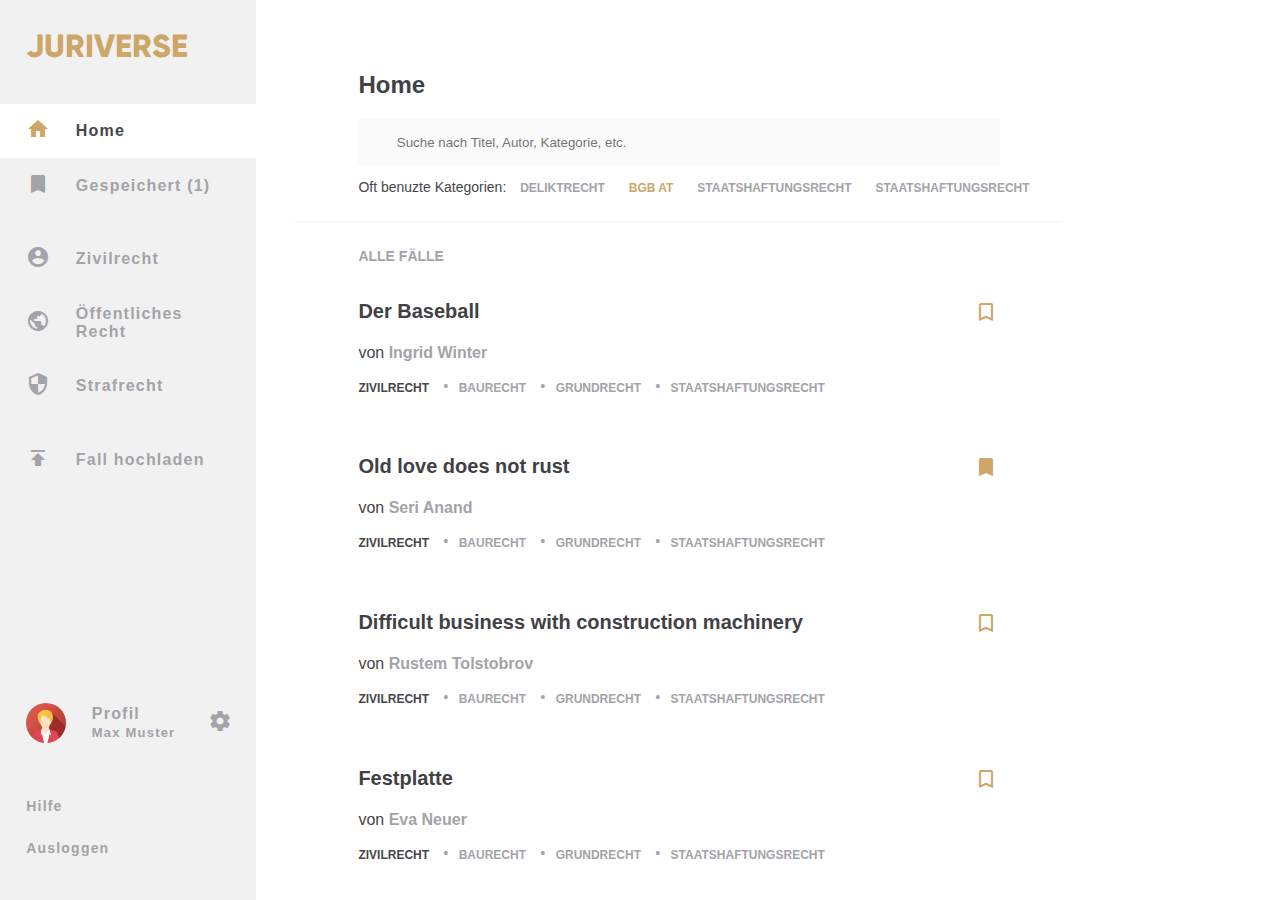
<file: index.html>
<!DOCTYPE html>
<html lang="en">
	<head>
		<meta charset="UTF-8" />
		<meta name="viewport" content="width=device-width, initial-scale=1.0" />
		<title>Styles Test Juriverse Home</title>
		<link rel="stylesheet" href="styles.css" />
		<link rel="stylesheet" href="https://fonts.googleapis.com/icon?family=Material+Icons" />
	</head>
	<body>
		<section class="page-container">
			<nav>
				<ul>
					<li>
						<div class="listBox firstItem">
							<span class="logo">JURIVERSE</span>
						</div>
					</li>
					<li>
						<div class="listBox activeBox">
							<div class="listIcon">
								<i class="material-icons md-24 md-activeIcon">home</i>
							</div>
							<div class="listLink"><a id="activeLink" href="index.html">Home</a></div>
						</div>
					</li>
					<li>
						<div class="listBox">
							<div class="listIcon">
								<i class="material-icons md-24 md-grey">bookmark</i>
							</div>
							<div class="listLink"><a href="saved.html">Gespeichert (1)</a></div>
						</div>
					</li>
					<li>
						<div class="listBox categories">
							<div class="listIcon">
								<i class="material-icons md-24 md-grey">account_circle</i>
							</div>
							<div class="listLink"><a href="zivil.html">Zivilrecht</a></div>
						</div>
					</li>
					<li>
						<div class="listBox">
							<div class="listIcon">
								<i class="material-icons md-24 md-grey">public</i>
							</div>
							<div class="listLink"><a href="oef.html">Öffentliches Recht</a></div>
						</div>
					</li>
					<li>
						<div class="listBox">
							<div class="listIcon">
								<i class="material-icons md-24 md-grey">security</i>
							</div>
							<div class="listLink"><a href="strafrecht.html">Strafrecht</a></div>
						</div>
					</li>
					<li>
						<div class="listBox upload">
							<div class="listIcon">
								<i class="material-icons md-24 md-grey">publish</i>
							</div>
							<div class="listLink"><a href="#">Fall hochladen</a></div>
						</div>
					</li>
					<li>
						<div class="listBox profile">
							<div class="listIcon">
								<img src="avatar.png" alt="Avatar" class="avatar" />
							</div>
							<div class="listLink">
								<a href="#"
									>Profil <br />
									<span class="username" nowrap>Max Muster</span></a
								>
							</div>
							<div class="listIcon settings" style="color: #a3a3a8;">
								<i class="material-icons md-24 md-grey">settings</i>
							</div>
						</div>
					</li>
					<li>
						<div class="logout">
							<div class="listLink"><a href="#">Hilfe</a></div>

							<div class="listLink"><a href="#">Ausloggen</a></div>
						</div>
					</li>
				</ul>
			</nav>
			<section class="main">
				<section class="top-box">
					<h2 class="page-header">Home</h2>
					<input class="search-bar" ntype="search" placeholder="Suche nach Titel, Autor, Kategorie, etc." />
					<p class="search-suggestion">
						Oft benuzte Kategorien: <span>Deliktrecht</span> <span id="special">BGB AT</span>
						<span>Staatshaftungsrecht</span>
						<span>Staatshaftungsrecht</span>
					</p>
				</section>
				<div class="divider"></div>
				<section class="bottom-box">
					<h3 class="content-header">ALLE FÄLLE</h2>
						<article class="card-wrapper">
							<div class="title-flex">
								<div class="card-title-holder"><a class="card-title" href="#"">Der Baseball</a></div>
								<div class="bookmark"><i class="material-icons md-24 md-gold">turned_in_not</i></div>
							</div>
							<p class="card-author">von <span><a href="#">Ingrid Winter</a></span></p>
							<p class="card-tags">
								<span><a id="first-tag" href="#">Zivilrecht</a></span>
								•<span><a href="#">Baurecht</a></span>
								•<span><a href="#">Grundrecht</a></span>
								•<span><a href="#">Staatshaftungsrecht</a></span>
							</p>						
						</article>
						<article class="card-wrapper">
							<div class="title-flex">
								<div class="card-title-holder"><a class="card-title" href="#"">Old love does not rust</a></div>
														<div class=" bookmark"><i class="material-icons md-24 md-gold">bookmark</i></div>
							</div>
							<p class="card-author">von <span><a href="#">Seri Anand</a></span></p>
							<p class="card-tags">
								<span><a id="first-tag" href="#">Zivilrecht</a></span>
								•<span><a href="#">Baurecht</a></span>
								•<span><a href="#">Grundrecht</a></span>
								•<span><a href="#">Staatshaftungsrecht</a></span>
							</p>
						</article>
						<article class="card-wrapper">
							<div class="title-flex">
								<div class="card-title-holder"><a class="card-title" href="#"">Difficult business with construction machinery</a></div>
														<div class=" bookmark"><i class="material-icons md-24 md-gold">turned_in_not</i></div>
							</div>
							<p class="card-author">von <span><a href="#">Rustem Tolstobrov</a></span></p>
							<p class="card-tags">
								<span><a id="first-tag" href="#">Zivilrecht</a></span>
								•<span><a href="#">Baurecht</a></span>
								•<span><a href="#">Grundrecht</a></span>
								•<span><a href="#">Staatshaftungsrecht</a></span>
							</p>
						</article>
						<article class="card-wrapper">
							<div class="title-flex">
								<div class="card-title-holder"><a class="card-title" href="#"">Festplatte</a></div>
														<div class=" bookmark"><i class="material-icons md-24 md-gold">turned_in_not</i></div>
							</div>
							<p class="card-author">von <span><a href="#">Eva Neuer</a></span></p>
							<p class="card-tags">
								<span><a id="first-tag"  href="#">Zivilrecht</a></span>
								•<span><a href="#">Baurecht</a></span>
								•<span><a href="#">Grundrecht</a></span>
								•<span><a href="#">Staatshaftungsrecht</a></span>
							</p>
						</article>
				</section>
			</section>
		</section>
	</body>
</html>
</file>
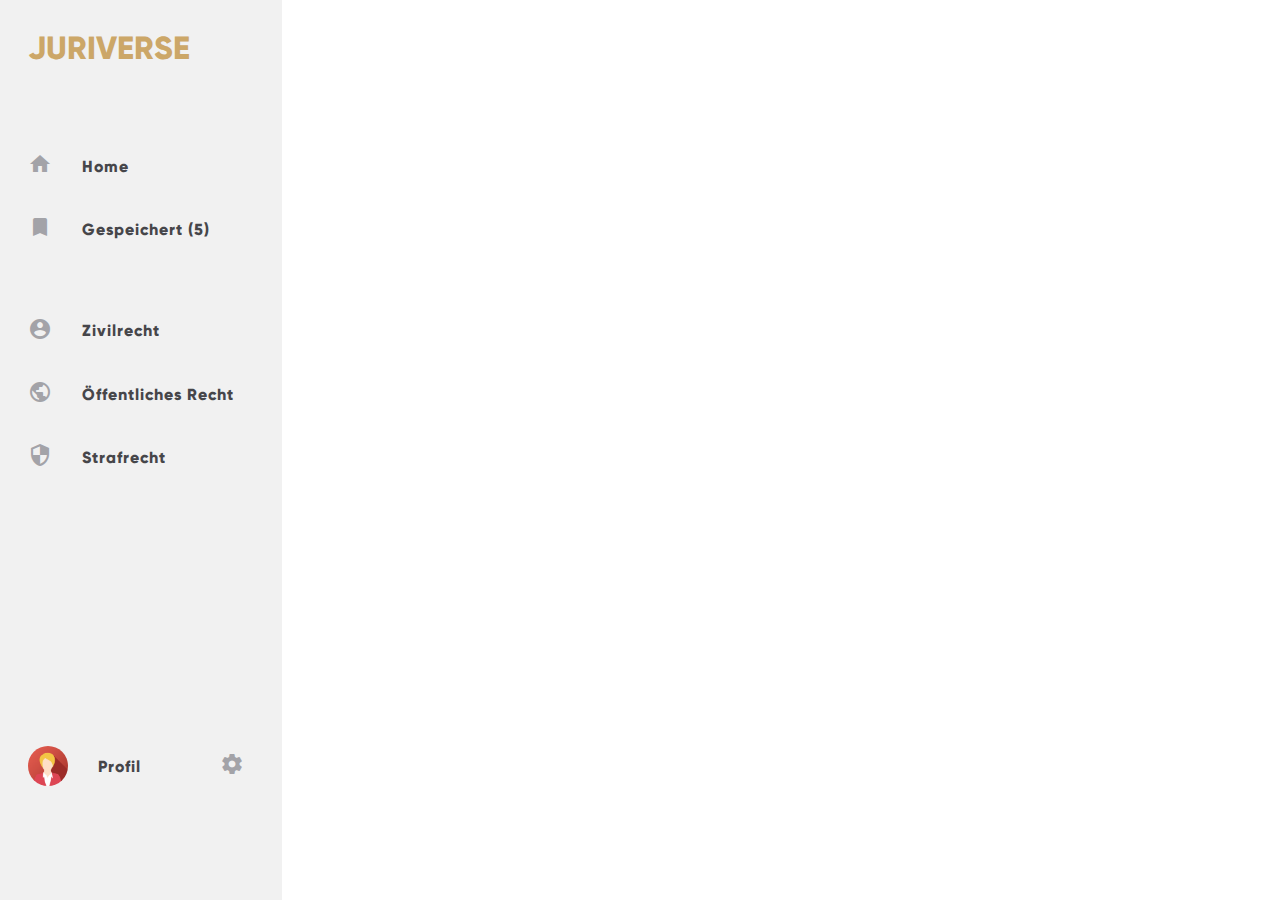
<file: styles/index.html>
<!DOCTYPE html>
<html lang="en">
	<head>
		<meta charset="UTF-8" />
		<meta name="viewport" content="width=device-width, initial-scale=1.0" />
		<title>Styles Test Juriverse Home</title>
		<link rel="stylesheet" href="styles.css" />
		<link rel="stylesheet" href="https://fonts.googleapis.com/icon?family=Material+Icons" />
	</head>
	<body>
		<ul>
			<li>
				<div class="listBox firstItem">
					<span class="logo">JURIVERSE</span>
				</div>
			</li>
			<li>
				<div class="listBox">
					<div class="listIcon">
						<i class="material-icons md-24 md-gold">home</i>
					</div>
					<div class="listLink"><a href="default.asp">Home</a></div>
				</div>
			</li>
			<li>
				<div class="listBox">
					<div class="listIcon">
						<i class="material-icons md-24 md-gold">bookmark</i>
					</div>
					<div class="listLink"><a href="default.asp">Gespeichert (5)</a></div>
				</div>
			</li>
			<li>
				<div class="listBox categories">
					<div class="listIcon">
						<i class="material-icons md-24 md-gold">account_circle</i>
					</div>
					<div class="listLink"><a href="default.asp">Zivilrecht</a></div>
				</div>
			</li>
			<li>
				<div class="listBox">
					<div class="listIcon">
						<i class="material-icons md-24 md-gold">public</i>
					</div>
					<div class="listLink"><a href="default.asp">Öffentliches Recht</a></div>
				</div>
			</li>
			<li>
				<div class="listBox">
					<div class="listIcon">
						<i class="material-icons md-24 md-gold">security</i>
					</div>
					<div class="listLink"><a href="default.asp">Strafrecht</a></div>
				</div>
			</li>
			<li>
				<div class="listBox profile">
					<div class="listIcon">
						<img src="avatar.png" alt="Avatar" class="avatar" />
					</div>
					<div class="listLink"><a href="default.asp">Profil</a></div>
					<div class="listIcon settings" style="color: #a3a3a8;">
						<i class="material-icons md-24">settings</i>
					</div>
				</div>
			</li>
		</ul>
	</body>
</html>
</file>
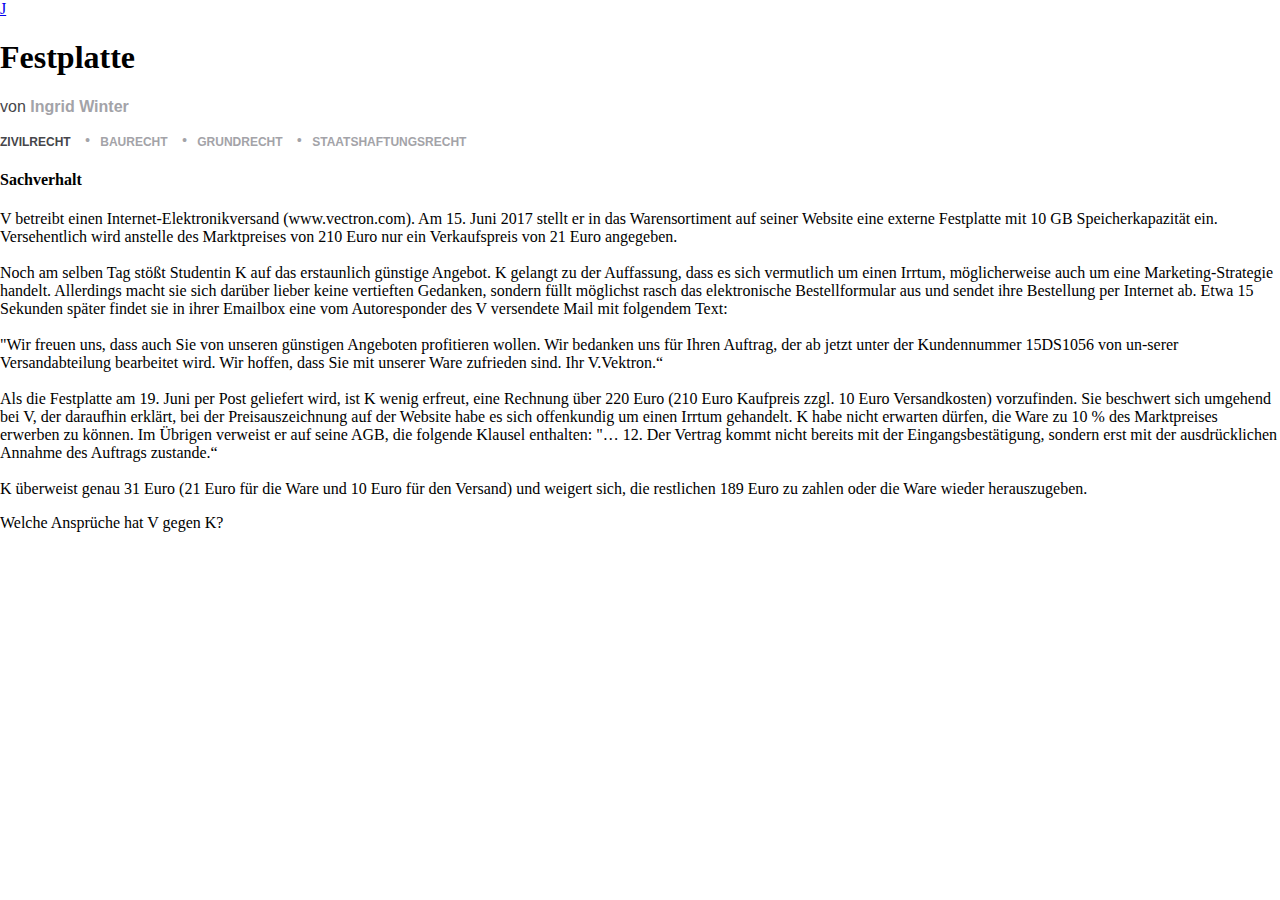
<file: fall.html>
<!DOCTYPE html>
<html lang="de">
	<head>
		<meta charset="UTF-8" />
		<meta name="viewport" content="width=device-width, initial-scale=1.0" />
		<title>Juriverse App</title>
		<link rel="stylesheet" href="styles.css" />
	</head>
	<body>
		<section class="top-container">
			<div class="logo-container">
				<span><a href="index.html">J</a></span>
			</div>
			<article class="case-container">
				<h1 class="case-title">Festplatte</h1>
				<p class="card-author case-author">
					von <span><a href="upload.html">Ingrid Winter</a></span>
				</p>
				<p class="card-tags">
					<span><a id="first-tag" href="upload.html">Zivilrecht</a></span>
					•<span><a href="upload.html">Baurecht</a></span> •<span
						><a href="upload.html">Grundrecht</a></span
					>
					•<span><a href="upload.html">Staatshaftungsrecht</a></span>
				</p>
			</article>
		</section>
		<div class="container-bottom">
			<div class="left-bot-container"></div>
			<section class="middle-container">
				<article class="case-content">
					<h4 class="sub-header">Sachverhalt</h4>
					<p class="case-text">
						V betreibt einen Internet-Elektronikversand (www.vectron.com). Am 15. Juni 2017 stellt er in
						das Warensortiment auf seiner Website eine externe Festplatte mit 10 GB Speicherkapazität
						ein. Versehentlich wird anstelle des Marktpreises von 210 Euro nur ein Verkaufspreis von 21
						Euro angegeben. <br /><br />
						Noch am selben Tag stößt Studentin K auf das erstaunlich günstige Angebot. K gelangt zu der
						Auffassung, dass es sich vermutlich um einen Irrtum, möglicherweise auch um eine
						Marketing-Strategie handelt. Allerdings macht sie sich darüber lieber keine vertieften
						Gedanken, sondern füllt möglichst rasch das elektronische Bestellformular aus und sendet
						ihre Bestellung per Internet ab. Etwa 15 Sekunden später findet sie in ihrer Emailbox eine
						vom Autoresponder des V versendete Mail mit folgendem Text:
						<br /><br />
						"Wir freuen uns, dass auch Sie von unseren günstigen Angeboten profitieren wollen. Wir
						bedanken uns für Ihren Auftrag, der ab jetzt unter der Kundennummer 15DS1056 von un-serer
						Versandabteilung bearbeitet wird. Wir hoffen, dass Sie mit unserer Ware zufrieden sind. Ihr
						V.Vektron.“
						<br /><br />
						Als die Festplatte am 19. Juni per Post geliefert wird, ist K wenig erfreut, eine Rechnung
						über 220 Euro (210 Euro Kaufpreis zzgl. 10 Euro Versandkosten) vorzufinden. Sie beschwert
						sich umgehend bei V, der daraufhin erklärt, bei der Preisauszeichnung auf der Website habe
						es sich offenkundig um einen Irrtum gehandelt. K habe nicht erwarten dürfen, die Ware zu 10
						% des Marktpreises erwerben zu können. Im Übrigen verweist er auf seine AGB, die folgende
						Klausel enthalten: "… 12. Der Vertrag kommt nicht bereits mit der Eingangsbestätigung,
						sondern erst mit der ausdrücklichen Annahme des Auftrags zustande.“
						<br /><br />
						K überweist genau 31 Euro (21 Euro für die Ware und 10 Euro für den Versand) und weigert
						sich, die restlichen 189 Euro zu zahlen oder die Ware wieder herauszugeben.
					</p>
					<p class="case-question">Welche Ansprüche hat V gegen K?</p>
				</article>
			</section>
			<div class="right-bot-container"></div>
		</div>
	</body>
</html>
</file>
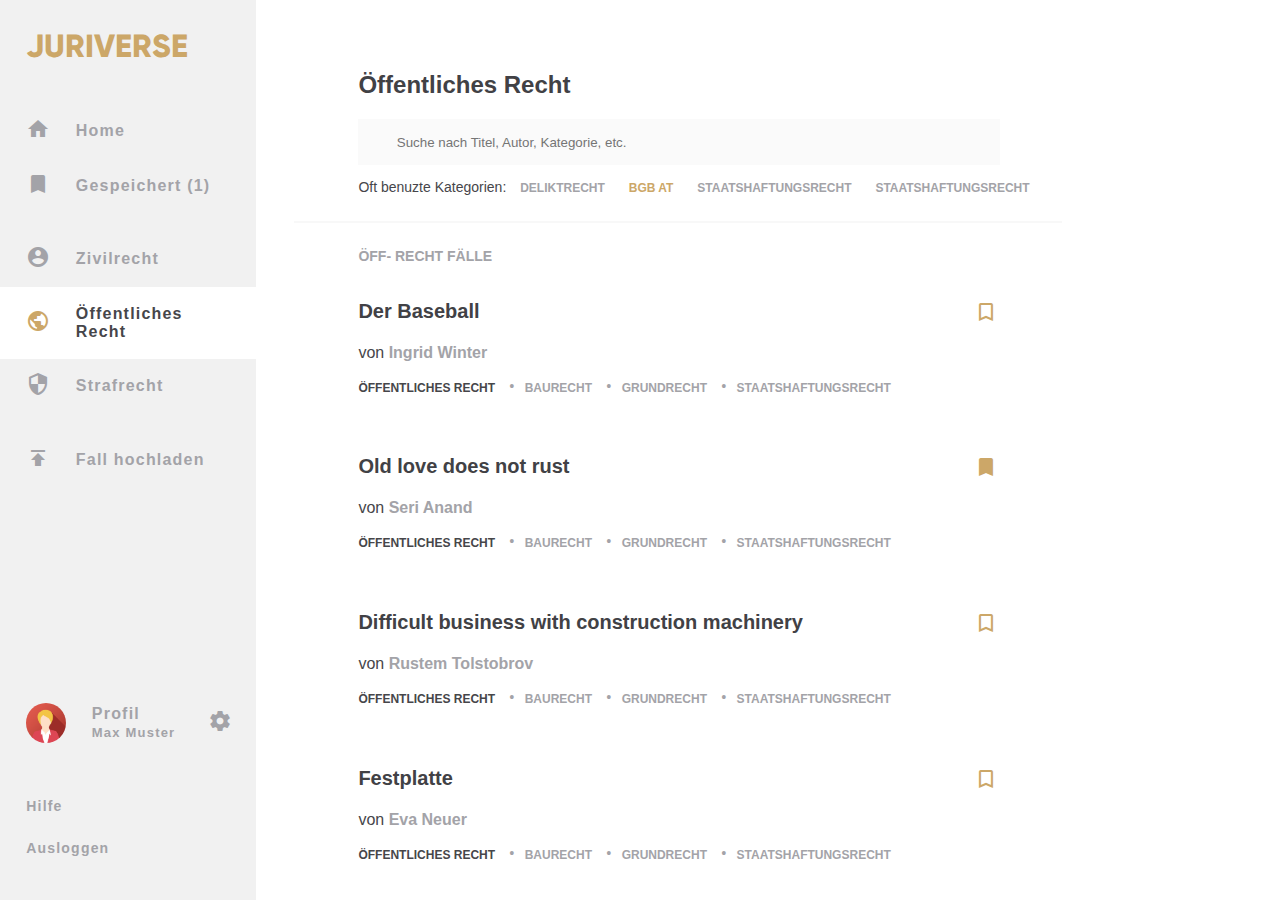
<file: oef.html>
<!DOCTYPE html>
<html lang="en">

<head>
    <meta charset="UTF-8" />
    <meta name="viewport" content="width=device-width, initial-scale=1.0" />
    <title>Styles Test Juriverse Home</title>
    <link rel="stylesheet" href="styles.css" />
    <link rel="stylesheet" href="https://fonts.googleapis.com/icon?family=Material+Icons" />
</head>

<body>
    <section class="page-container">
        <nav>
            <ul>
                <li>
                    <div class="listBox firstItem">
                        <span class="logo">JURIVERSE</span>
                    </div>
                </li>
                <li>
                    <div class="listBox">
                        <div class="listIcon">
                            <i class="material-icons md-grey md-24">home</i>
                        </div>
                        <div class="listLink"><a href="index.html">Home</a></div>
                    </div>
                </li>
                <li>
                    <div class="listBox">
                        <div class="listIcon">
                            <i class="material-icons md-24 md-grey">bookmark</i>
                        </div>
                        <div class="listLink"><a href="saved.html">Gespeichert (1)</a></div>
                    </div>
                </li>
                <li>
                    <div class="listBox categories">
                        <div class="listIcon">
                            <i class="material-icons md-24 md-grey">account_circle</i>
                        </div>
                        <div class="listLink"><a href="zivil.html">Zivilrecht</a></div>
                    </div>
                </li>
                <li>
                    <div class="listBox activeBox">
                        <div class="listIcon">
                            <i class="material-icons md-24 md-activeIcon">public</i>
                        </div>
                        <div class="listLink"><a id="activeLink" href="oef.html">Öffentliches Recht</a></div>
                    </div>
                </li>
                <li>
                    <div class="listBox">
                        <div class="listIcon">
                            <i class="material-icons md-24 md-grey">security</i>
                        </div>
                        <div class="listLink"><a href="strafrecht.html">Strafrecht</a></div>
                    </div>
                </li>
                <li>
                    <div class="listBox upload">
                        <div class="listIcon">
                            <i class="material-icons md-24 md-grey">publish</i>
                        </div>
                        <div class="listLink"><a href="#">Fall hochladen</a></div>
                    </div>
                </li>
                <li>
                    <div class="listBox profile">
                        <div class="listIcon">
                            <img src="avatar.png" alt="Avatar" class="avatar" />
                        </div>
                        <div class="listLink">
                            <a href="#">Profil <br />
                                <span class="username" nowrap>Max Muster</span></a>
                        </div>
                        <div class="listIcon settings" style="color: #a3a3a8;">
                            <i class="material-icons md-24 md-grey">settings</i>
                        </div>
                    </div>
                </li>
                <li>
                    <div class="logout">
                        <div class="listLink"><a href="#">Hilfe</a></div>

                        <div class="listLink"><a href="#">Ausloggen</a></div>
                    </div>
                </li>
            </ul>
        </nav>
        <section class="main">
            <section class="top-box">
                <h2 class="page-header">Öffentliches Recht</h2>
                <input class="search-bar" ntype="search" placeholder="Suche nach Titel, Autor, Kategorie, etc." />
                <p class="search-suggestion">
                    Oft benuzte Kategorien: <span>Deliktrecht</span> <span id="special">BGB AT</span>
                    <span>Staatshaftungsrecht</span>
                    <span>Staatshaftungsrecht</span>
                </p>
            </section>
            <div class="divider"></div>
            <section class="bottom-box">
                <h3 class="content-header">Öff- Recht FÄLLE</h2>
                    <article class="card-wrapper">
                        <div class="title-flex">
                            <div class="card-title-holder"><a class="card-title" href="#"">Der Baseball</a></div>
								<div class=" bookmark"><i class="material-icons md-24 md-gold">turned_in_not</i></div>
                        </div>
                        <p class="card-author">von <span><a href="#">Ingrid Winter</a></span></p>
                        <p class="card-tags">
                            <span><a id="first-tag" href="#">Öffentliches Recht</a></span>
                            •<span><a href="#">Baurecht</a></span>
                            •<span><a href="#">Grundrecht</a></span>
                            •<span><a href="#">Staatshaftungsrecht</a></span>
                        </p>
                    </article>
                    <article class="card-wrapper">
                        <div class="title-flex">
                            <div class="card-title-holder"><a class="card-title" href="#"">Old love does not rust</a></div>
														<div class=" bookmark"><i class="material-icons md-24 md-gold">bookmark</i></div>
                        </div>
                        <p class="card-author">von <span><a href="#">Seri Anand</a></span></p>
                        <p class="card-tags">
                            <span><a id="first-tag" href="#">Öffentliches Recht</a></span>
                            •<span><a href="#">Baurecht</a></span>
                            •<span><a href="#">Grundrecht</a></span>
                            •<span><a href="#">Staatshaftungsrecht</a></span>
                        </p>
                    </article>
                    <article class="card-wrapper">
                        <div class="title-flex">
                            <div class="card-title-holder"><a class="card-title" href="#"">Difficult business with construction machinery</a></div>
														<div class=" bookmark"><i class="material-icons md-24 md-gold">turned_in_not</i></div>
                        </div>
                        <p class="card-author">von <span><a href="#">Rustem Tolstobrov</a></span></p>
                        <p class="card-tags">
                            <span><a id="first-tag" href="#">Öffentliches Recht</a></span>
                            •<span><a href="#">Baurecht</a></span>
                            •<span><a href="#">Grundrecht</a></span>
                            •<span><a href="#">Staatshaftungsrecht</a></span>
                        </p>
                    </article>
                    <article class="card-wrapper">
                        <div class="title-flex">
                            <div class="card-title-holder"><a class="card-title" href="#"">Festplatte</a></div>
														<div class=" bookmark"><i class="material-icons md-24 md-gold">turned_in_not</i></div>
                        </div>
                        <p class="card-author">von <span><a href="#">Eva Neuer</a></span></p>
                        <p class="card-tags">
                            <span><a id="first-tag" href="#">Öffentliches Recht</a></span>
                            •<span><a href="#">Baurecht</a></span>
                            •<span><a href="#">Grundrecht</a></span>
                            •<span><a href="#">Staatshaftungsrecht</a></span>
                        </p>
                    </article>
            </section>
        </section>
    </section>
</body>

</html>
</file>
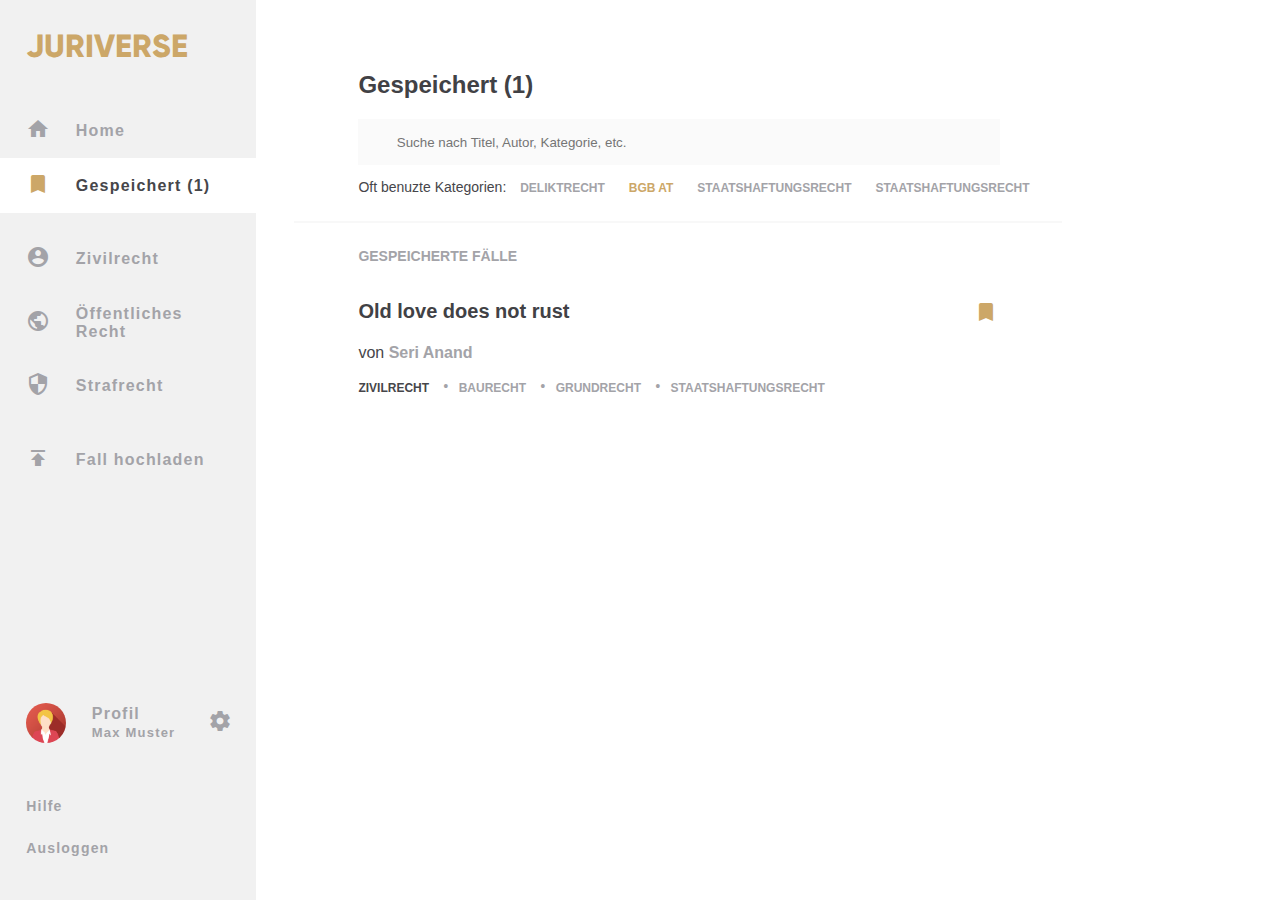
<file: saved.html>
<!DOCTYPE html>
<html lang="de">

<head>
    <meta charset="UTF-8" />
    <meta name="viewport" content="width=device-width, initial-scale=1.0" />
    <title>Juriverse App</title>
    <link rel="stylesheet" href="styles.css" />
    <link rel="stylesheet" href="https://fonts.googleapis.com/icon?family=Material+Icons" />
</head>

<body>
    <section class="page-container">
        <nav>
            <ul>
                <li>
                    <div class="listBox firstItem">
                        <span class="logo">JURIVERSE</span>
                    </div>
                </li>
                <li>
                    <div class="listBox">
                        <div class="listIcon">
                            <i class="material-icons md-24 md-grey">home</i>
                        </div>
                        <div class="listLink"><a href="index.html">Home</a></div>
                    </div>
                </li>
                <li>
                    <div class="listBox activeBox">
                        <div class="listIcon">
                            <i class="material-icons md-24 md-activeIcon">bookmark</i>
                        </div>
                        <div class="listLink" ><a id="activeLink" href="saved.html">Gespeichert (1)</a></div>
                    </div>
                </li>
                <li>
                    <div class="listBox categories">
                        <div class="listIcon">
                            <i class="material-icons md-24 md-grey">account_circle</i>
                        </div>
                        <div class="listLink"><a href="zivil.html">Zivilrecht</a></div>
                    </div>
                </li>
                <li>
                    <div class="listBox">
                        <div class="listIcon">
                            <i class="material-icons md-24 md-grey">public</i>
                        </div>
                        <div class="listLink"><a href="oef.html">Öffentliches Recht</a></div>
                    </div>
                </li>
                <li>
                    <div class="listBox">
                        <div class="listIcon">
                            <i class="material-icons md-24 md-grey">security</i>
                        </div>
                        <div class="listLink"><a href="strafrecht.html">Strafrecht</a></div>
                    </div>
                </li>
                <li>
                    <div class="listBox upload">
                        <div class="listIcon">
                            <i class="material-icons md-24 md-grey">publish</i>
                        </div>
                        <div class="listLink"><a href="upload.html">Fall hochladen</a></div>
                    </div>
                </li>
                <li>
                    <div class="listBox profile">
                        <div class="listIcon">
                            <img src="avatar.png" alt="Avatar" class="avatar" />
                        </div>
                        <div class="listLink">
                            <a href="upload.html">Profil <br />
                                <span class="username" nowrap>Max Muster</span></a>
                        </div>
                        <div class="listIcon settings">
                            <i class="material-icons md-24 md-grey">settings</i>
                        </div>
                    </div>
                </li>
                <li>
                    <div class="logout">
                        <div class="listLink"><a href="upload.html">Hilfe</a></div>

                        <div class="listLink"><a href="upload.html">Ausloggen</a></div>
                    </div>
                </li>
            </ul>
        </nav>
        <section class="main">
            <section class="top-box">
                <h2 class="page-header">Gespeichert (1)</h2>
                <input class="search-bar" ntype="search" placeholder="Suche nach Titel, Autor, Kategorie, etc." />
                <p class="search-suggestion">
                    Oft benuzte Kategorien: <span>Deliktrecht</span> <span id="special">BGB AT</span>
                    <span>Staatshaftungsrecht</span>
                    <span>Staatshaftungsrecht</span>
                </p>
            </section>
            <div class="divider"></div>
            <section class="bottom-box">
                <h3 class="content-header">Gespeicherte FÄLLE</h2>
                    <article class="card-wrapper">
                        <div class="title-flex">
                            <div class="card-title-holder"><a class="card-title" href="fall.html"">Old love does not rust</a></div>
														<div class=" bookmark"><i class="material-icons md-24 md-gold">bookmark</i></div>
                        </div>
                        <p class="card-author">von <span><a href="upload.html">Seri Anand</a></span></p>
                        <p class="card-tags">
                            <span><a id="first-tag" href="upload.html">Zivilrecht</a></span>
                            •<span><a href="upload.html">Baurecht</a></span>
                            •<span><a href="upload.html">Grundrecht</a></span>
                            •<span><a href="upload.html">Staatshaftungsrecht</a></span>
                        </p>
                    </article>
            </section>
        </section>
    </section>
</body>

</html>
</file>
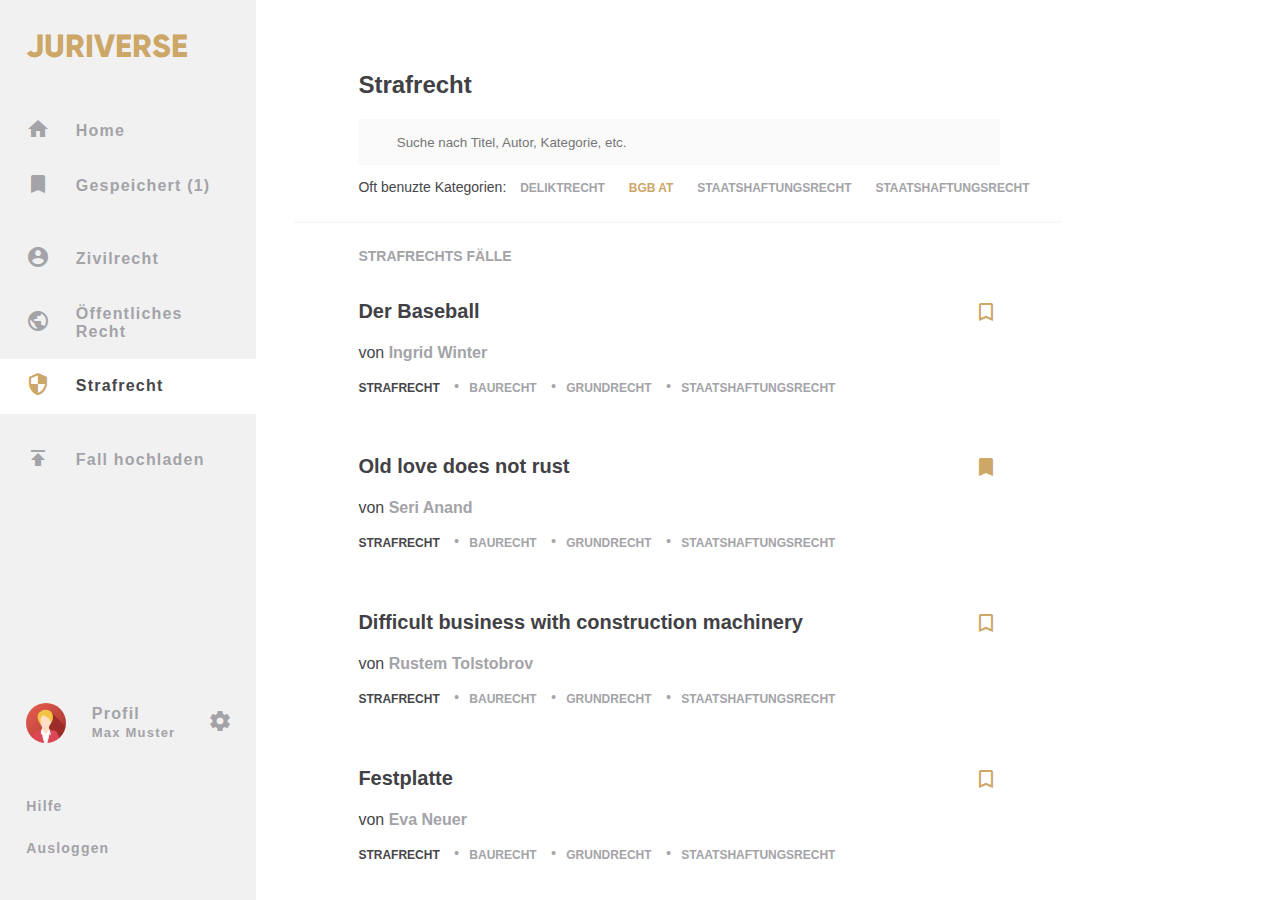
<file: strafrecht.html>
<!DOCTYPE html>
<html lang="de">

<head>
    <meta charset="UTF-8" />
    <meta name="viewport" content="width=device-width, initial-scale=1.0" />
    <title>Juriverse App</title>
    <link rel="stylesheet" href="styles.css" />
    <link rel="stylesheet" href="https://fonts.googleapis.com/icon?family=Material+Icons" />
</head>

<body>
    <section class="page-container">
        <nav>
            <ul>
                <li>
                    <div class="listBox firstItem">
                        <span class="logo">JURIVERSE</span>
                    </div>
                </li>
                <li>
                    <div class="listBox">
                        <div class="listIcon">
                            <i class="material-icons md-grey md-24">home</i>
                        </div>
                        <div class="listLink"><a href="index.html">Home</a></div>
                    </div>
                </li>
                <li>
                    <div class="listBox">
                        <div class="listIcon">
                            <i class="material-icons md-24 md-grey">bookmark</i>
                        </div>
                        <div class="listLink"><a href="saved.html">Gespeichert (1)</a></div>
                    </div>
                </li>
                <li>
                    <div class="listBox categories">
                        <div class="listIcon">
                            <i class="material-icons md-24 md-grey">account_circle</i>
                        </div>
                        <div class="listLink"><a href="zivil.html">Zivilrecht</a></div>
                    </div>
                </li>
                <li>
                    <div class="listBox">
                        <div class="listIcon">
                            <i class="material-icons md-24 md-grey">public</i>
                        </div>
                        <div class="listLink"><a href="oef.html">Öffentliches Recht</a></div>
                    </div>
                </li>
                <li>
                    <div class="listBox activeBox">
                        <div class="listIcon">
                            <i class="material-icons md-24 md-activeIcon">security</i>
                        </div>
                        <div class="listLink"><a id="activeLink" href="strafrecht.html">Strafrecht</a></div>
                    </div>
                </li>
                <li>
                    <div class="listBox upload">
                        <div class="listIcon">
                            <i class="material-icons md-24 md-grey">publish</i>
                        </div>
                        <div class="listLink"><a href="upload.html">Fall hochladen</a></div>
                    </div>
                </li>
                <li>
                    <div class="listBox profile">
                        <div class="listIcon">
                            <img src="avatar.png" alt="Avatar" class="avatar" />
                        </div>
                        <div class="listLink">
                            <a href="upload.html">Profil <br />
                                <span class="username" nowrap>Max Muster</span></a>
                        </div>
                        <div class="listIcon settings">
                            <i class="material-icons md-24 md-grey">settings</i>
                        </div>
                    </div>
                </li>
                <li>
                    <div class="logout">
                        <div class="listLink"><a href="upload.html">Hilfe</a></div>

                        <div class="listLink"><a href="upload.html">Ausloggen</a></div>
                    </div>
                </li>
            </ul>
        </nav>
        <section class="main">
            <section class="top-box">
                <h2 class="page-header">Strafrecht</h2>
                <input class="search-bar" ntype="search" placeholder="Suche nach Titel, Autor, Kategorie, etc." />
                <p class="search-suggestion">
                    Oft benuzte Kategorien: <span>Deliktrecht</span> <span id="special">BGB AT</span>
                    <span>Staatshaftungsrecht</span>
                    <span>Staatshaftungsrecht</span>
                </p>
            </section>
            <div class="divider"></div>
            <section class="bottom-box">
                <h3 class="content-header">Strafrechts FÄLLE</h2>
                    <article class="card-wrapper">
                        <div class="title-flex">
                            <div class="card-title-holder"><a class="card-title" href="fall.html"">Der Baseball</a></div>
								<div class=" bookmark"><i class="material-icons md-24 md-gold">turned_in_not</i></div>
                        </div>
                        <p class="card-author">von <span><a href="upload.html">Ingrid Winter</a></span></p>
                        <p class="card-tags">
                            <span><a id="first-tag" href="upload.html">Strafrecht</a></span>
                            •<span><a href="upload.html">Baurecht</a></span>
                            •<span><a href="upload.html">Grundrecht</a></span>
                            •<span><a href="upload.html">Staatshaftungsrecht</a></span>
                        </p>
                    </article>
                    <article class="card-wrapper">
                        <div class="title-flex">
                            <div class="card-title-holder"><a class="card-title" href="fall.html"">Old love does not rust</a></div>
														<div class=" bookmark"><i class="material-icons md-24 md-gold">bookmark</i></div>
                        </div>
                        <p class="card-author">von <span><a href="upload.html">Seri Anand</a></span></p>
                        <p class="card-tags">
                            <span><a id="first-tag" href="upload.html">Strafrecht</a></span>
                            •<span><a href="upload.html">Baurecht</a></span>
                            •<span><a href="upload.html">Grundrecht</a></span>
                            •<span><a href="upload.html">Staatshaftungsrecht</a></span>
                        </p>
                    </article>
                    <article class="card-wrapper">
                        <div class="title-flex">
                            <div class="card-title-holder"><a class="card-title" href="fall.html"">Difficult business with construction machinery</a></div>
														<div class=" bookmark"><i class="material-icons md-24 md-gold">turned_in_not</i></div>
                        </div>
                        <p class="card-author">von <span><a href="upload.html">Rustem Tolstobrov</a></span></p>
                        <p class="card-tags">
                            <span><a id="first-tag" href="upload.html">Strafrecht</a></span>
                            •<span><a href="upload.html">Baurecht</a></span>
                            •<span><a href="upload.html">Grundrecht</a></span>
                            •<span><a href="upload.html">Staatshaftungsrecht</a></span>
                        </p>
                    </article>
                    <article class="card-wrapper">
                        <div class="title-flex">
                            <div class="card-title-holder"><a class="card-title" href="fall.html"">Festplatte</a></div>
														<div class=" bookmark"><i class="material-icons md-24 md-gold">turned_in_not</i></div>
                        </div>
                        <p class="card-author">von <span><a href="upload.html">Eva Neuer</a></span></p>
                        <p class="card-tags">
                            <span><a id="first-tag" href="upload.html">Strafrecht</a></span>
                            •<span><a href="upload.html">Baurecht</a></span>
                            •<span><a href="upload.html">Grundrecht</a></span>
                            •<span><a href="upload.html">Staatshaftungsrecht</a></span>
                        </p>
                    </article>
            </section>
        </section>
    </section>
</body>

</html>
</file>
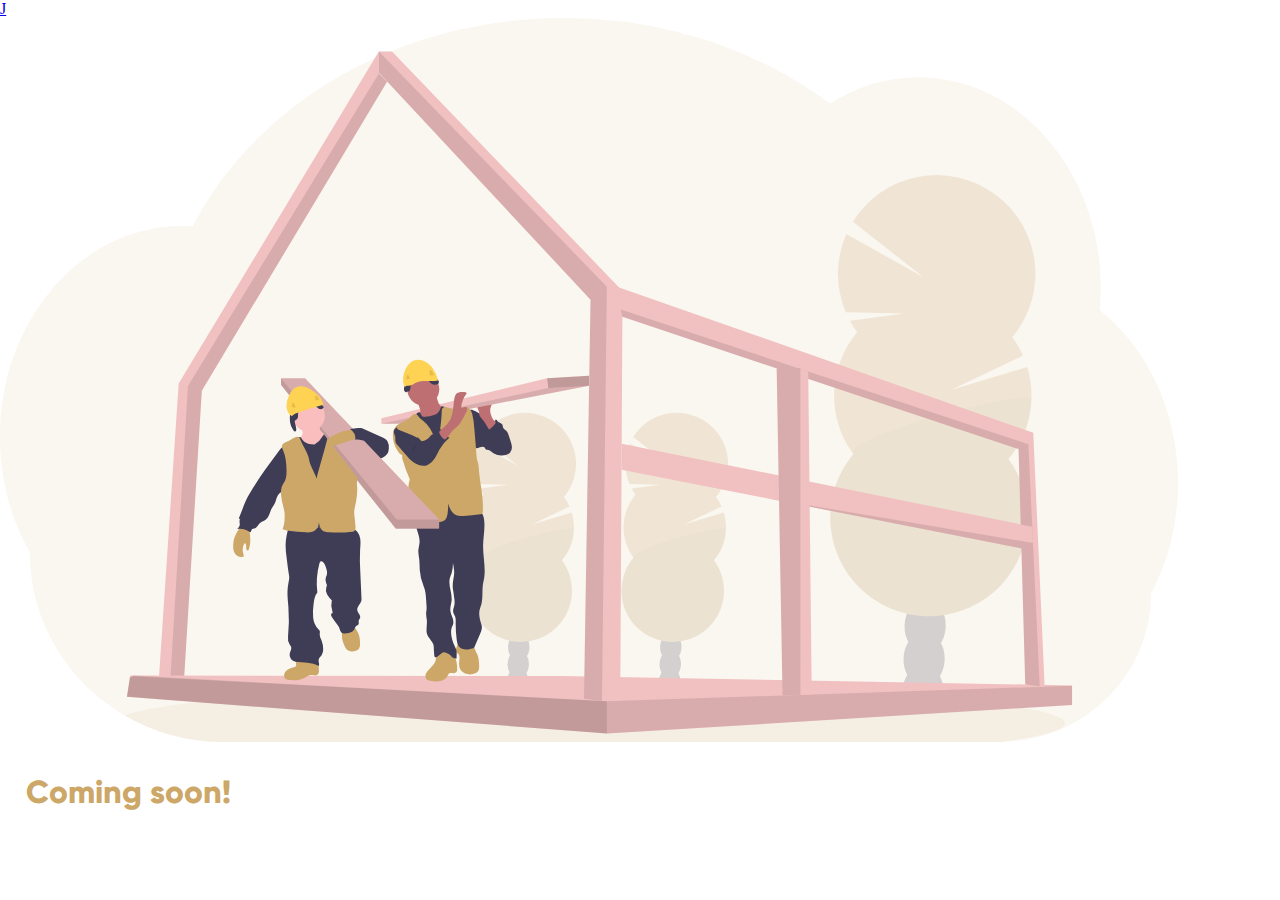
<file: upload.html>
<!DOCTYPE html>
<html lang="en">
	<head>
		<meta charset="UTF-8" />
		<meta name="viewport" content="width=device-width, initial-scale=1.0" />
		<title>Juriverse App</title>
		<link rel="stylesheet" href="styles.css" />
	</head>
	<body>
		<section class="top-container">
			<div class="logo-container">
				<span><a href="index.html">J</a></span>
			</div>
		</section>
		<div>
			<div class="construction-container">
				<img src="construction.svg" />
				<h1 class="logo">Coming soon!</h1>
			</div>
		</div>
	</body>
</html>
</file>
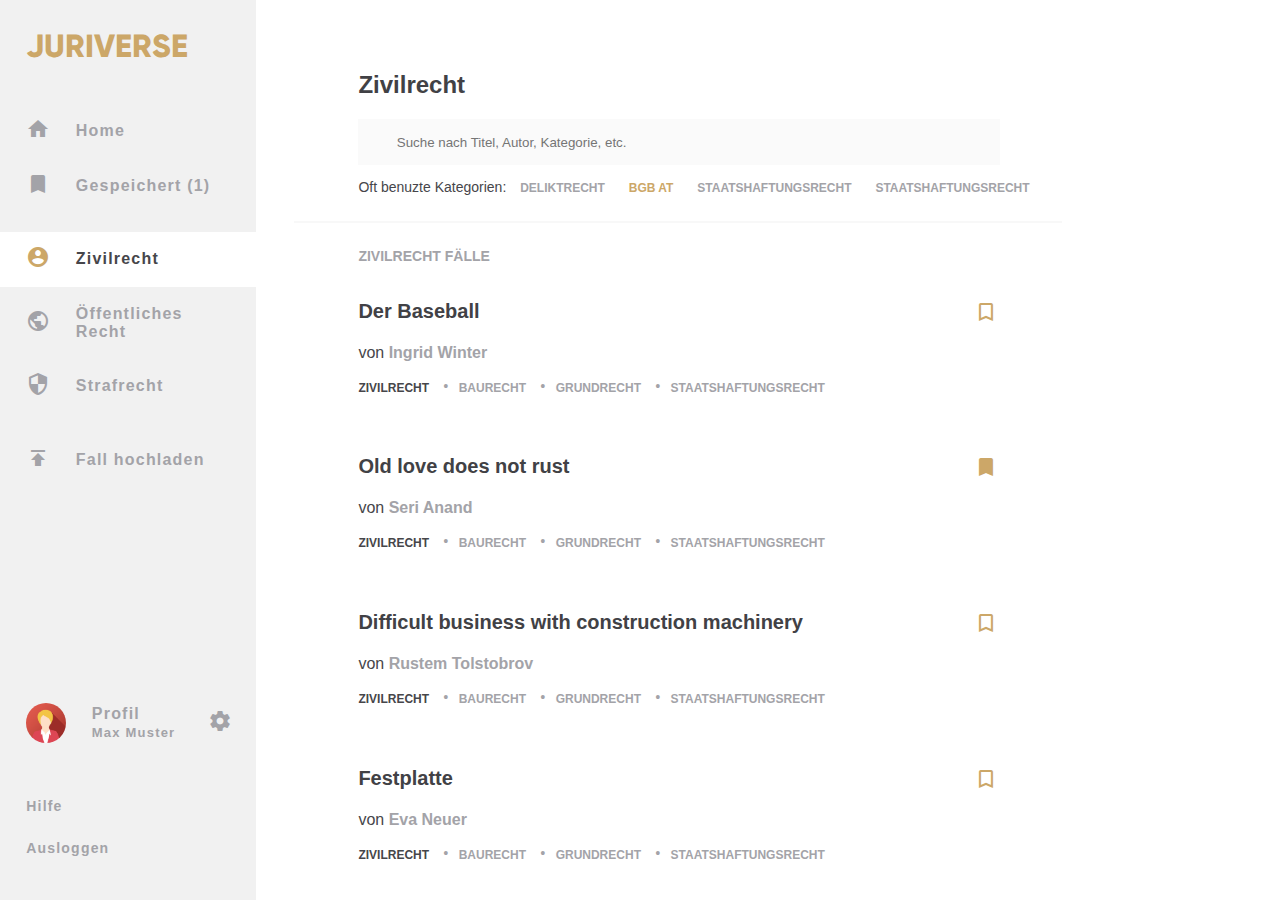
<file: zivil.html>
<!DOCTYPE html>
<html lang="de">

<head>
    <meta charset="UTF-8" />
    <meta name="viewport" content="width=device-width, initial-scale=1.0" />
    <title>Juriverse App</title>
    <link rel="stylesheet" href="styles.css" />
    <link rel="stylesheet" href="https://fonts.googleapis.com/icon?family=Material+Icons" />
</head>

<body>
    <section class="page-container">
        <nav>
            <ul>
                <li>
                    <div class="listBox firstItem">
                        <span class="logo">JURIVERSE</span>
                    </div>
                </li>
                <li>
                    <div class="listBox">
                        <div class="listIcon">
                            <i class="material-icons md-grey md-24">home</i>
                        </div>
                        <div class="listLink"><a href="index.html">Home</a></div>
                    </div>
                </li>
                <li>
                    <div class="listBox">
                        <div class="listIcon">
                            <i class="material-icons md-24 md-grey">bookmark</i>
                        </div>
                        <div class="listLink"><a href="saved.html">Gespeichert (1)</a></div>
                    </div>
                </li>
                <li>
                    <div class="listBox categories activeBox">
                        <div class="listIcon">
                            <i class="material-icons md-24 md-activeIcon">account_circle</i>
                        </div>
                        <div class="listLink"><a id="activeLink" href="zivil.html">Zivilrecht</a></div>
                    </div>
                </li>
                <li>
                    <div class="listBox">
                        <div class="listIcon">
                            <i class="material-icons md-24 md-grey">public</i>
                        </div>
                        <div class="listLink"><a href="oef.html">Öffentliches Recht</a></div>
                    </div>
                </li>
                <li>
                    <div class="listBox">
                        <div class="listIcon">
                            <i class="material-icons md-24 md-grey">security</i>
                        </div>
                        <div class="listLink"><a href="strafrecht.html">Strafrecht</a></div>
                    </div>
                </li>
                <li>
                    <div class="listBox upload">
                        <div class="listIcon">
                            <i class="material-icons md-24 md-grey">publish</i>
                        </div>
                        <div class="listLink"><a href="upload.html">Fall hochladen</a></div>
                    </div>
                </li>
                <li>
                    <div class="listBox profile">
                        <div class="listIcon">
                            <img src="avatar.png" alt="Avatar" class="avatar" />
                        </div>
                        <div class="listLink">
                            <a href="upload.html">Profil <br />
                                <span class="username" nowrap>Max Muster</span></a>
                        </div>
                        <div class="listIcon settings">
                            <i class="material-icons md-24 md-grey">settings</i>
                        </div>
                    </div>
                </li>
                <li>
                    <div class="logout">
                        <div class="listLink"><a href="upload.html">Hilfe</a></div>

                        <div class="listLink"><a href="upload.html">Ausloggen</a></div>
                    </div>
                </li>
            </ul>
        </nav>
        <section class="main">
            <section class="top-box">
                <h2 class="page-header">Zivilrecht</h2>
                <input class="search-bar" ntype="search" placeholder="Suche nach Titel, Autor, Kategorie, etc." />
                <p class="search-suggestion">
                    Oft benuzte Kategorien: <span>Deliktrecht</span> <span id="special">BGB AT</span>
                    <span>Staatshaftungsrecht</span>
                    <span>Staatshaftungsrecht</span>
                </p>
            </section>
            <div class="divider"></div>
            <section class="bottom-box">
                <h3 class="content-header">Zivilrecht FÄLLE</h2>
                    <article class="card-wrapper">
                        <div class="title-flex">
                            <div class="card-title-holder"><a class="card-title" href="upload.html"">Der Baseball</a></div>
								<div class=" bookmark"><i class="material-icons md-24 md-gold">turned_in_not</i></div>
                        </div>
                        <p class="card-author">von <span><a href="upload.html">Ingrid Winter</a></span></p>
                        <p class="card-tags">
                            <span><a id="first-tag" href="upload.html">Zivilrecht</a></span>
                            •<span><a href="upload.html">Baurecht</a></span>
                            •<span><a href="upload.html">Grundrecht</a></span>
                            •<span><a href="upload.html">Staatshaftungsrecht</a></span>
                        </p>
                    </article>
                    <article class="card-wrapper">
                        <div class="title-flex">
                            <div class="card-title-holder"><a class="card-title" href="upload.html"">Old love does not rust</a></div>
														<div class=" bookmark"><i class="material-icons md-24 md-gold">bookmark</i></div>
                        </div>
                        <p class="card-author">von <span><a href="upload.html">Seri Anand</a></span></p>
                        <p class="card-tags">
                            <span><a id="first-tag" href="upload.html">Zivilrecht</a></span>
                            •<span><a href="upload.html">Baurecht</a></span>
                            •<span><a href="upload.html">Grundrecht</a></span>
                            •<span><a href="upload.html">Staatshaftungsrecht</a></span>
                        </p>
                    </article>
                    <article class="card-wrapper">
                        <div class="title-flex">
                            <div class="card-title-holder"><a class="card-title" href="upload.html"">Difficult business with construction machinery</a></div>
														<div class=" bookmark"><i class="material-icons md-24 md-gold">turned_in_not</i></div>
                        </div>
                        <p class="card-author">von <span><a href="upload.html">Rustem Tolstobrov</a></span></p>
                        <p class="card-tags">
                            <span><a id="first-tag" href="upload.html">Zivilrecht</a></span>
                            •<span><a href="upload.html">Baurecht</a></span>
                            •<span><a href="upload.html">Grundrecht</a></span>
                            •<span><a href="upload.html">Staatshaftungsrecht</a></span>
                        </p>
                    </article>
                    <article class="card-wrapper">
                        <div class="title-flex">
                            <div class="card-title-holder"><a class="card-title" href="upload.html"">Festplatte</a></div>
														<div class=" bookmark"><i class="material-icons md-24 md-gold">turned_in_not</i></div>
                        </div>
                        <p class="card-author">von <span><a href="upload.html">Eva Neuer</a></span></p>
                        <p class="card-tags">
                            <span><a id="first-tag" href="upload.html">Zivilrecht</a></span>
                            •<span><a href="upload.html">Baurecht</a></span>
                            •<span><a href="upload.html">Grundrecht</a></span>
                            •<span><a href="upload.html">Staatshaftungsrecht</a></span>
                        </p>
                    </article>
            </section>
        </section>
    </section>
</body>

</html>
</file>
<file: styles.css>
:root {
	--lawra-dark: #46464a;
	--cool-grey: #a3a3a8;
}

@import url('https://fonts.googleapis.com/css2?family=Hind:wght@300;400;600&display=swap');

@font-face {
	font-family: Gilroy;
	src: url(Gilroy-ExtraBold.otf);
}

@font-face {
	font-family: Gilroy-Light;
	src: url(Gilroy-Light.otf);
}

body {
	margin: 0;
}

.logo {
	margin: 2vw;
	font-family: Gilroy;
	color: #cca768;
	font-size: 2.5vw;
}

ul {
	list-style-type: none;
	margin: 0;
	padding: 0;
	width: 20vw;
	background-color: #f1f1f1;
	position: fixed;
	height: 100%;
	overflow: auto;
}

li a {
	display: block;
	padding: 8px 16px;
	text-decoration: none;
}

.activeBox {
	background-color: white;
}

#activeLink {
	color: var(--lawra-dark);
}

.material-icons.md-activeIcon {
	color: #cca768;
}

.listBox:hover:not(.firstItem) {
	background-color: white;
	color: var(--lawra-dark);
}

.listBox:hover a {
	color: var(--lawra-dark);
}

.logout .listLink a:hover {
	color: var(--lawra-dark);
}

.firstItem {
	margin-bottom: 1vw;
}

.listBox {
	display: flex;
	align-items: center;
	cursor: pointer;
}

.categories {
	margin-top: 1.5vw;
}

.upload {
	margin-top: 1.5vw;
}

.listIcon {
	margin-left: 2vw;
}

.material-icons.md-24 {
	font-size: 24px;
	cursor: pointer;
}

.material-icons.md-grey {
	color: var(--cool-grey);
}

.material-icons.md-gold {
	color: #cca768;
}

.listBox:hover .material-icons {
	color: #cca768;
	transform: scale(1.3, 1.3);
}

.listLink {
	margin: 0.8vw;
}

.listLink a {
	color: var(--cool-grey);
	font-size: 16px;
	font-family: 'Hind', sans-serif;
	font-weight: 600;
	letter-spacing: 1.2px;
}

.profile {
	position: absolute;
	bottom: 0;
	margin-bottom: 11vw;
	width: 100%;
}

.username {
	font-size: 13px;
	margin-top: 4px;
}
.profile .listLink a {
	margin-right: 1vw;
}
.logout {
	position: absolute;
	bottom: 0;
	margin-bottom: 2vw;
	width: 100%;
}

.logout a {
	font-size: 14px;
}

.avatar {
	vertical-align: middle;
	width: 40px;
	height: 40px;
	border-radius: 50%;
}

.settings {
	padding: 1.5vw;
	margin-left: -10%;
}

.main {
	margin-left: 20vw;
}

.top-box {
	margin-top: 0px;
	padding-top: 4vw;
	margin-left: 8vw;
}

.page-header {
	font-family: 'Hind', sans-serif;
	font-size: 24px;
	font-weight: 600;
	color: #414145;
}

.search-bar {
	width: 47vw;
	height: 44px;
	background-color: #fafafa;
	border: none;
	padding-left: 3vw;
	color: var(--cool-grey);
	font-family: 'Hind', sans-serif;
	font-weight: 400;
}

.search-suggestion {
	color: var(--lawra-dark);
	font-family: 'Hind', sans-serif;
	font-size: 14px;
	font-weight: 400;
}

.search-suggestion span {
	text-transform: uppercase;
	font-family: 'Hind', sans-serif;
	font-weight: 600;
	font-size: 12px;
	padding: 10px;
	color: var(--cool-grey);
}

.search-suggestion span:hover {
	color: #414145;
}

#special {
	color: #cca768;
}

#special:hover {
	color: #414145;
}

.divider {
	width: 60vw;
	height: 2px;
	background-color: #f8f8f8;
	margin: 2vw 0vw 2vw 3vw;
}

.card-wrapper {
	margin-top: 2vw;
	width: 50vw;
	padding: 10px 4vw 8px 8vw;
}

.card-wrapper:hover {
	background-color: #fafafa;
	margin-left: 0px;
}

.content-header {
	font-size: 14px;
	color: var(--cool-grey);
	text-transform: uppercase;
	font-family: 'Hind', sans-serif;
	margin-left: 8vw;
}

.title-flex {
	display: flex;
	justify-content: space-between;
}

.bookmark {
	align-self: flex-end;
}

.card-title {
	text-decoration: none;
	color: #414145;
	font-size: 20px;
	font-family: 'Hind', sans-serif;
	font-weight: 600;
	white-space: nowrap;
}

.card-title:hover {
	color: #cca768;
}

.card-author {
	color: var(--lawra-dark);
	font-family: 'Hind', sans-serif;
	font-weight: 400;
	font-size: 16px;
}

.card-author span a {
	font-family: 'Hind', sans-serif;
	font-weight: 600;
	text-decoration: none;
	color: var(--cool-grey);
}

.card-author span a:hover {
	color: #414145;
}

.card-tags {
	color: var(--cool-grey);
}

.card-tags a:hover {
	color: #414145;
}

#first-tag {
	color: var(--lawra-dark);
}

.card-tags span {
	padding: 10px;
}

.card-tags span:first-child {
	padding-left: 0px;
}

.card-tags span a {
	text-transform: uppercase;
	font-family: 'Hind', sans-serif;
	font-weight: 600;
	font-size: 12px;
	color: var(--cool-grey);
	text-decoration: none;
}
</file>
<file: styles/styles.css>
:root {
	--lawra-dark: #46464a;
}

@font-face {
	font-family: Gilroy;
	src: url(Gilroy-ExtraBold.otf);
}

body {
	margin: 0;
}

.logo {
	margin: 10%;
	font-family: Gilroy;
	color: #cca768;
	font-size: 2.5vw;
}

ul {
	list-style-type: none;
	margin: 0;
	padding: 0;
	width: 22%;
	background-color: #f1f1f1;
	position: fixed;
	height: 100%;
	overflow: auto;
}

li a {
	display: block;
	padding: 8px 16px;
	text-decoration: none;
}

li a.active {
	background-color: #4caf50;
	color: white;
}

.listBox:hover:not(.firstItem) {
	background-color: white;
	color: white;
}

.firstItem {
	margin-bottom: 3vw;
}

.listBox {
	display: flex;
	align-items: center;
	cursor: pointer;
}

.categories {
	margin-top: 3vw;
}

.listIcon {
	margin-left: 10%;
}

.material-icons.md-24 {
	font-size: 24px;
}

.material-icons.md-gold {
	color: #a3a3a8;
}

.listBox:hover:not(.active) .material-icons {
	color: #cca768;
	transform: scale(1.3, 1.3);
}

.listLink {
	margin: 5%;
}

.listLink a {
	color: var(--lawra-dark);
	font-size: 16px;
	font-family: Gilroy;
	letter-spacing: 1px;
}

.profile {
	position: absolute;
	bottom: 0;
	margin-bottom: 8vw;
	width: 100%;
}

.avatar {
	vertical-align: middle;
	width: 40px;
	height: 40px;
	border-radius: 50%;
}

.settings {
	padding-left: 6vw;
	margin-left: -10%;
}
</file>
